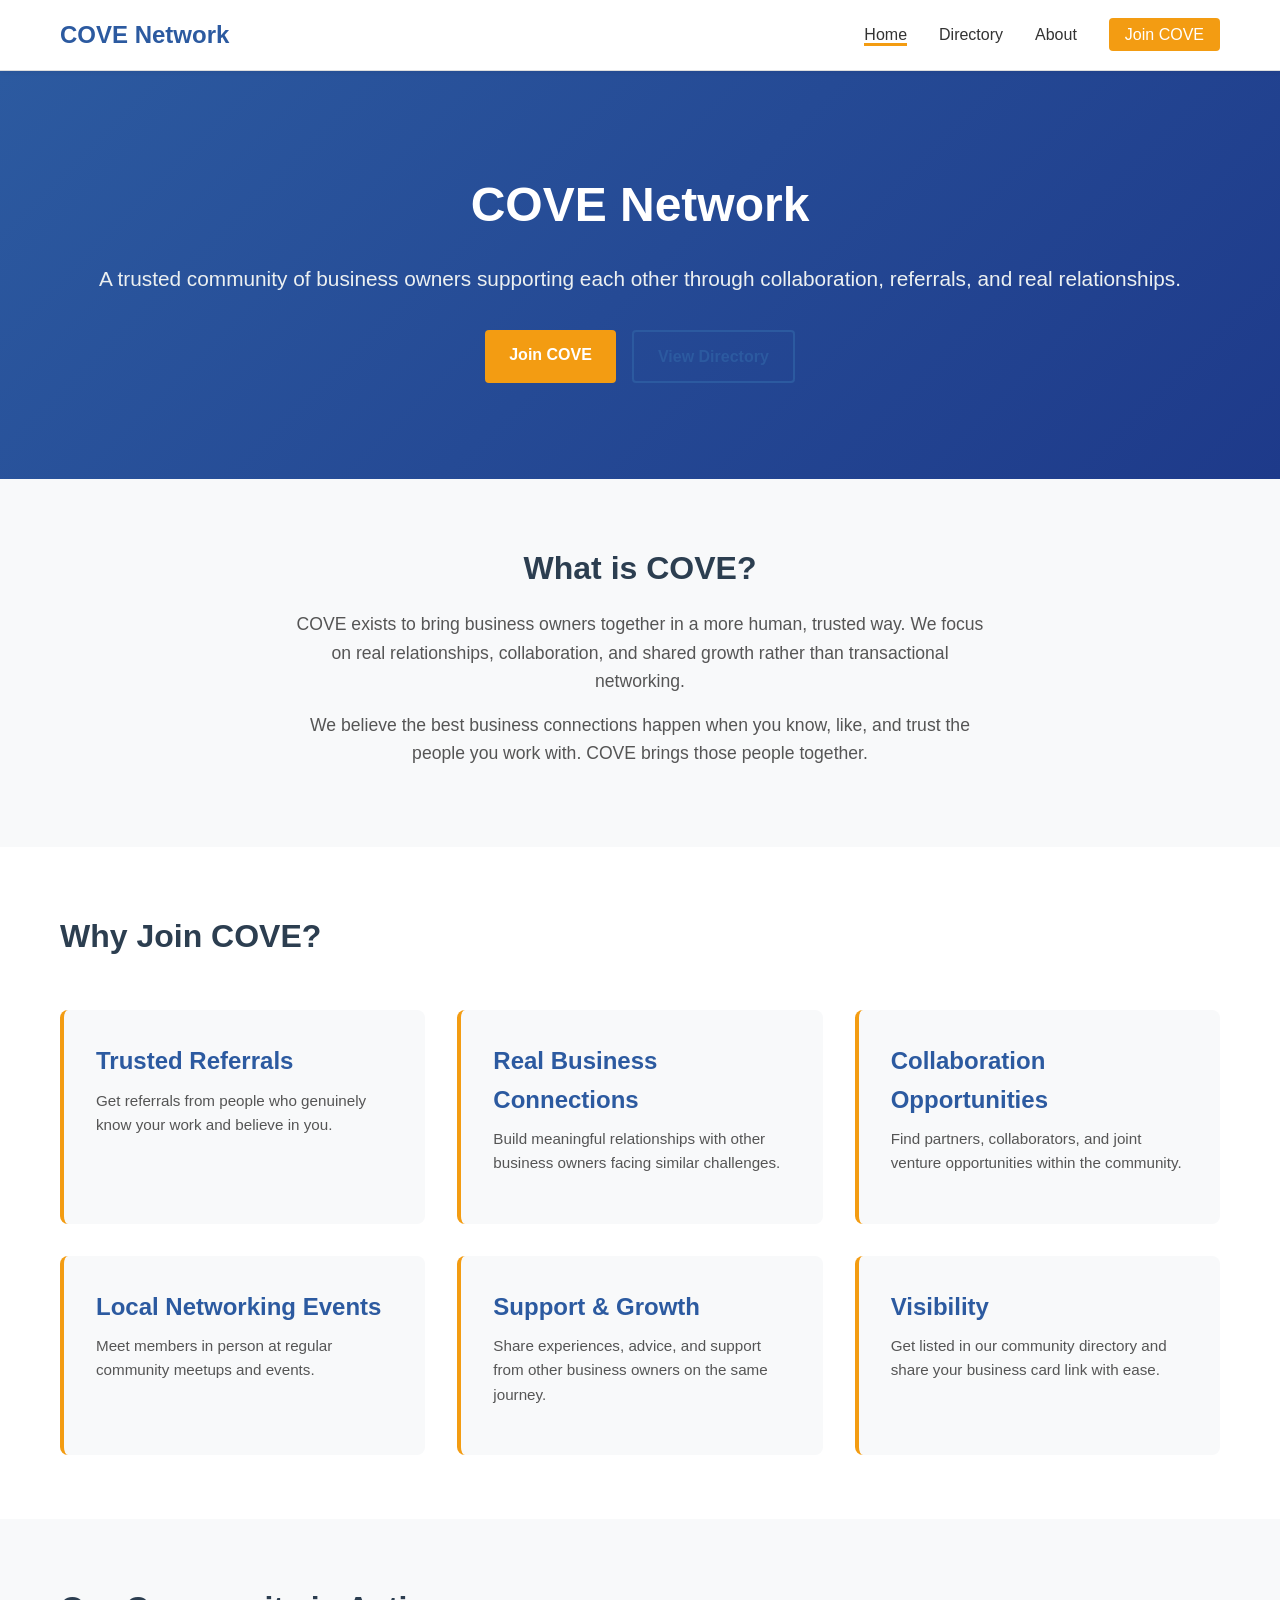
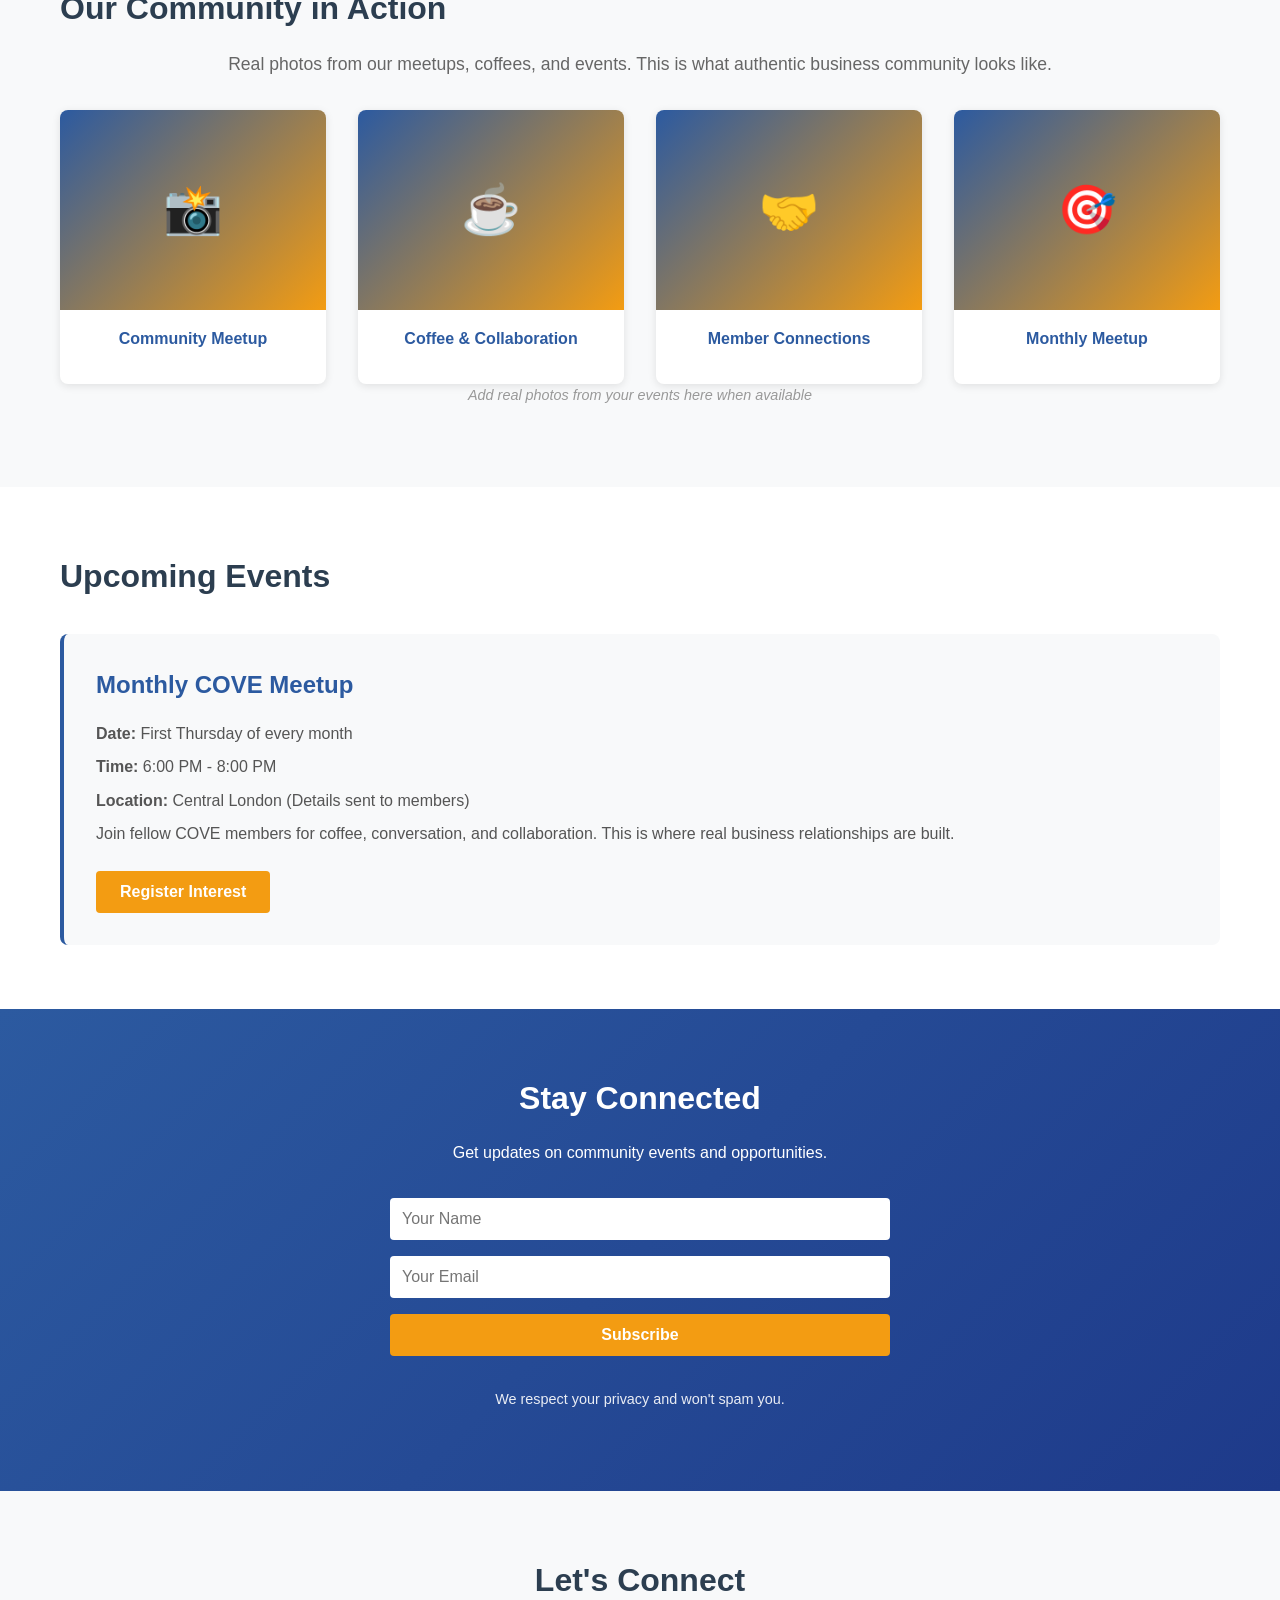
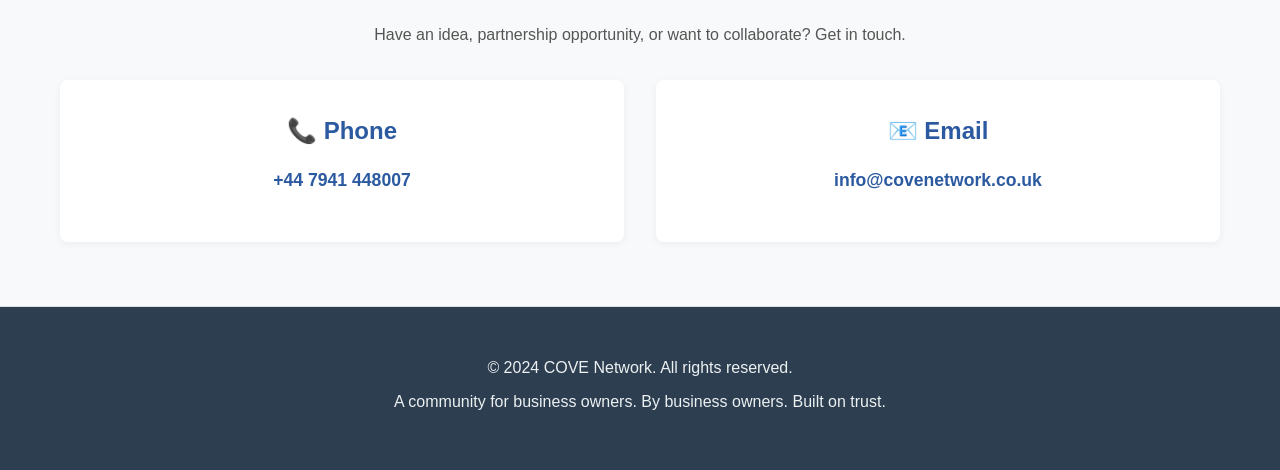
<file: index.html>
<!DOCTYPE html>
<html lang="en">
<head>
    <meta charset="UTF-8">
    <meta name="viewport" content="width=device-width, initial-scale=1.0">
    <title>COVE Network - A Trusted Community of Business Owners</title>
    <link rel="stylesheet" href="styles.css">
</head>
<body>
    <!-- Navigation -->
    <nav class="navbar">
        <div class="container">
            <div class="logo">COVE Network</div>
            <ul class="nav-links">
                <li><a href="index.html">Home</a></li>
                <li><a href="directory.html">Directory</a></li>
                <li><a href="about.html">About</a></li>
                <li><a href="join.html" class="cta-btn">Join COVE</a></li>
            </ul>
        </div>
    </nav>

    <!-- Hero Section -->
    <section class="hero">
        <div class="hero-content">
            <h1>COVE Network</h1>
            <p class="tagline">A trusted community of business owners supporting each other through collaboration, referrals, and real relationships.</p>
            <div class="hero-buttons">
                <a href="join.html" class="btn btn-primary">Join COVE</a>
                <a href="directory.html" class="btn btn-secondary">View Directory</a>
            </div>
        </div>
    </section>

    <!-- About / Purpose Section -->
    <section class="purpose">
        <div class="container">
            <h2>What is COVE?</h2>
            <p>COVE exists to bring business owners together in a more human, trusted way. We focus on real relationships, collaboration, and shared growth rather than transactional networking.</p>
            <p>We believe the best business connections happen when you know, like, and trust the people you work with. COVE brings those people together.</p>
        </div>
    </section>

    <!-- Why Join Section -->
    <section class="why-join">
        <div class="container">
            <h2>Why Join COVE?</h2>
            <div class="benefits-grid">
                <div class="benefit-card">
                    <h3>Trusted Referrals</h3>
                    <p>Get referrals from people who genuinely know your work and believe in you.</p>
                </div>
                <div class="benefit-card">
                    <h3>Real Business Connections</h3>
                    <p>Build meaningful relationships with other business owners facing similar challenges.</p>
                </div>
                <div class="benefit-card">
                    <h3>Collaboration Opportunities</h3>
                    <p>Find partners, collaborators, and joint venture opportunities within the community.</p>
                </div>
                <div class="benefit-card">
                    <h3>Local Networking Events</h3>
                    <p>Meet members in person at regular community meetups and events.</p>
                </div>
                <div class="benefit-card">
                    <h3>Support & Growth</h3>
                    <p>Share experiences, advice, and support from other business owners on the same journey.</p>
                </div>
                <div class="benefit-card">
                    <h3>Visibility</h3>
                    <p>Get listed in our community directory and share your business card link with ease.</p>
                </div>
            </div>
        </div>
    </section>

    <!-- Community Section -->
    <section class="community">
        <div class="container">
            <h2>Our Community in Action</h2>
            <p class="section-intro">Real photos from our meetups, coffees, and events. This is what authentic business community looks like.</p>
            <div class="community-gallery">
                <div class="gallery-item">
                    <div class="placeholder-image">📸</div>
                    <p>Community Meetup</p>
                </div>
                <div class="gallery-item">
                    <div class="placeholder-image">☕</div>
                    <p>Coffee & Collaboration</p>
                </div>
                <div class="gallery-item">
                    <div class="placeholder-image">🤝</div>
                    <p>Member Connections</p>
                </div>
                <div class="gallery-item">
                    <div class="placeholder-image">🎯</div>
                    <p>Monthly Meetup</p>
                </div>
            </div>
            <p class="gallery-note"><em>Add real photos from your events here when available</em></p>
        </div>
    </section>

    <!-- Upcoming Events Section -->
    <section class="upcoming-events">
        <div class="container">
            <h2>Upcoming Events</h2>
            <div class="event-card">
                <h3>Monthly COVE Meetup</h3>
                <p><strong>Date:</strong> First Thursday of every month</p>
                <p><strong>Time:</strong> 6:00 PM - 8:00 PM</p>
                <p><strong>Location:</strong> Central London (Details sent to members)</p>
                <p>Join fellow COVE members for coffee, conversation, and collaboration. This is where real business relationships are built.</p>
                <button class="btn btn-primary" onclick="scrollToEmailSection()">Register Interest</button>
            </div>
        </div>
    </section>

    <!-- Email Subscription Section -->
    <section class="email-subscription" id="email-section">
        <div class="container">
            <h2>Stay Connected</h2>
            <p>Get updates on community events and opportunities.</p>
            <form class="subscription-form" id="emailForm">
                <input type="text" placeholder="Your Name" required>
                <input type="email" placeholder="Your Email" required>
                <button type="submit" class="btn btn-primary">Subscribe</button>
            </form>
            <p class="form-note">We respect your privacy and won't spam you.</p>
        </div>
    </section>

    <!-- Contact Section -->
    <section class="contact">
        <div class="container">
            <h2>Let's Connect</h2>
            <p>Have an idea, partnership opportunity, or want to collaborate? Get in touch.</p>
            <div class="contact-info">
                <div class="contact-item">
                    <h3>📞 Phone</h3>
                    <p><a href="tel:+447941448007">+44 7941 448007</a></p>
                </div>
                <div class="contact-item">
                    <h3>📧 Email</h3>
                    <p><a href="mailto:info@covenetwork.co.uk">info@covenetwork.co.uk</a></p>
                </div>
            </div>
        </div>
    </section>

    <!-- Footer -->
    <footer class="footer">
        <div class="container">
            <p>&copy; 2024 COVE Network. All rights reserved.</p>
            <p>A community for business owners. By business owners. Built on trust.</p>
        </div>
    </footer>

    <script src="script.js"></script>
</body>
</html>
</file>
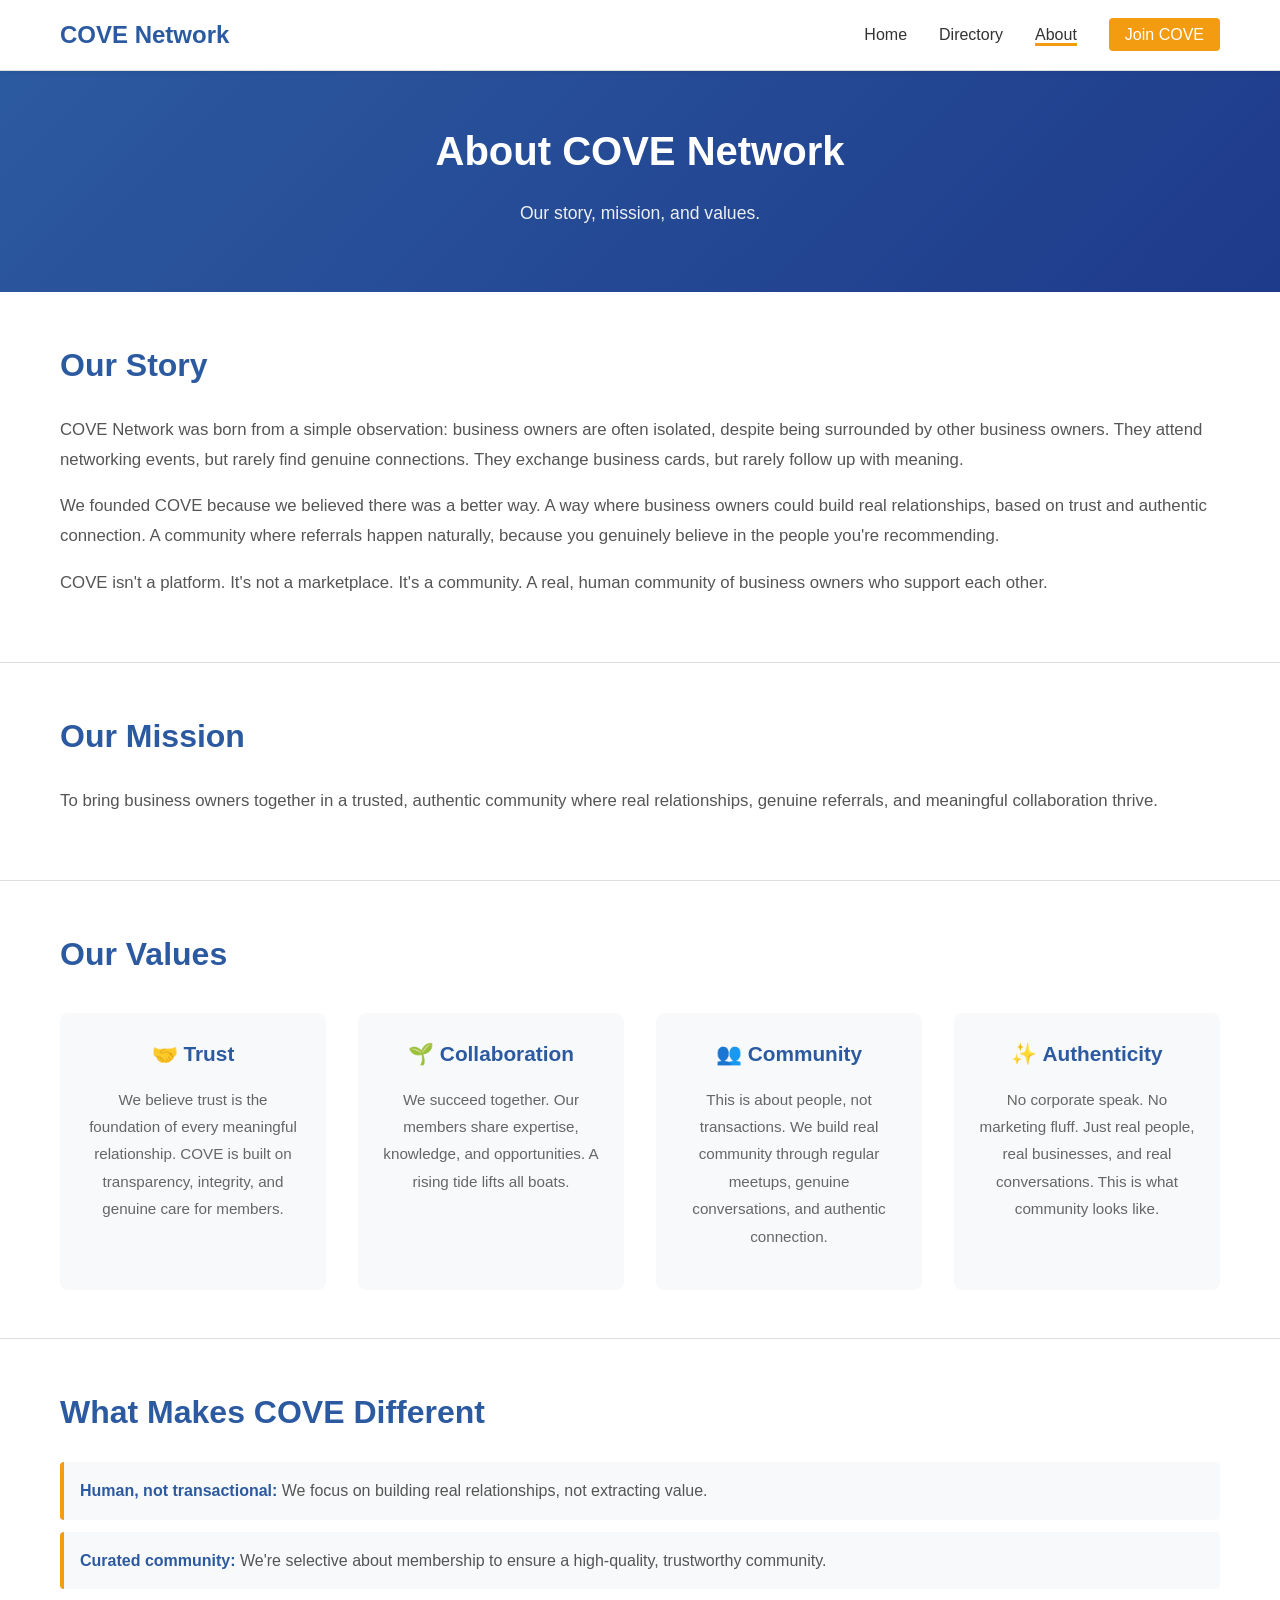
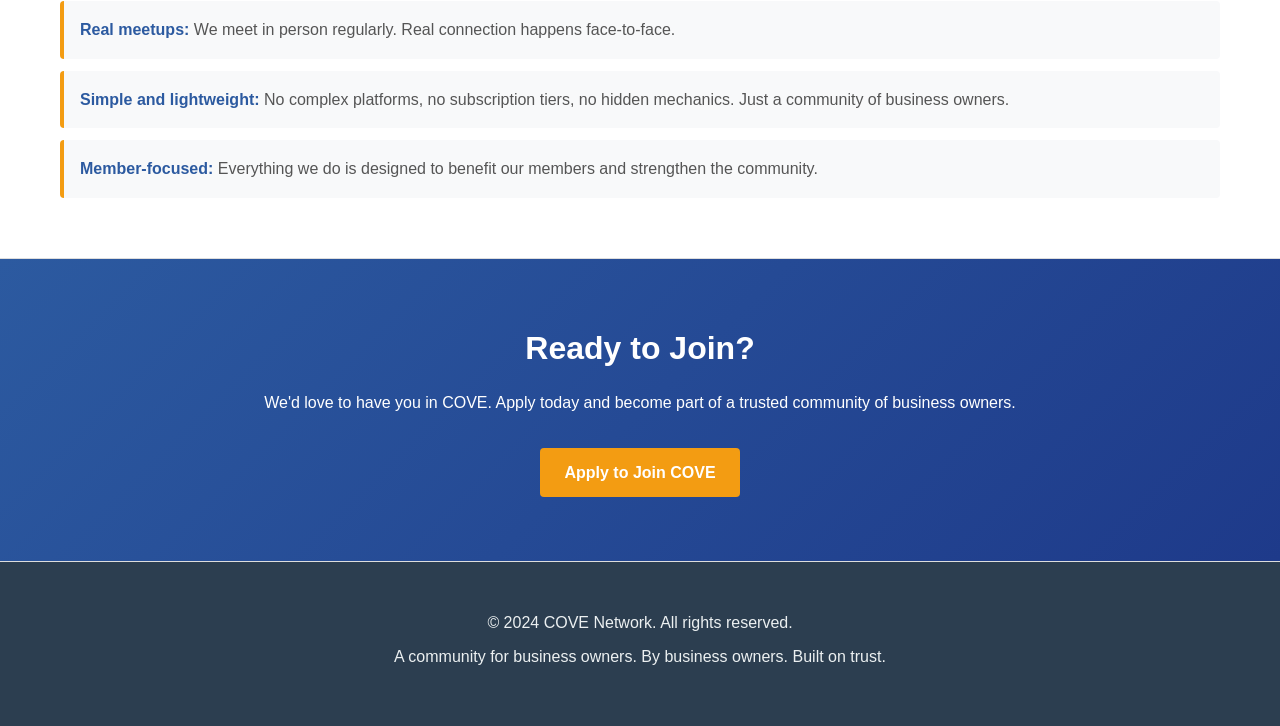
<file: about.html>
<!DOCTYPE html>
<html lang="en">
<head>
    <meta charset="UTF-8">
    <meta name="viewport" content="width=device-width, initial-scale=1.0">
    <title>About COVE Network - Our Story & Mission</title>
    <link rel="stylesheet" href="styles.css">
</head>
<body>
    <!-- Navigation -->
    <nav class="navbar">
        <div class="container">
            <div class="logo">COVE Network</div>
            <ul class="nav-links">
                <li><a href="index.html">Home</a></li>
                <li><a href="directory.html">Directory</a></li>
                <li><a href="about.html">About</a></li>
                <li><a href="join.html" class="cta-btn">Join COVE</a></li>
            </ul>
        </div>
    </nav>

    <!-- Page Header -->
    <section class="page-header">
        <div class="container">
            <h1>About COVE Network</h1>
            <p>Our story, mission, and values.</p>
        </div>
    </section>

    <!-- Our Story -->
    <section class="about-section">
        <div class="container">
            <h2>Our Story</h2>
            <p>COVE Network was born from a simple observation: business owners are often isolated, despite being surrounded by other business owners. They attend networking events, but rarely find genuine connections. They exchange business cards, but rarely follow up with meaning.</p>
            
            <p>We founded COVE because we believed there was a better way. A way where business owners could build real relationships, based on trust and authentic connection. A community where referrals happen naturally, because you genuinely believe in the people you're recommending.</p>

            <p>COVE isn't a platform. It's not a marketplace. It's a community. A real, human community of business owners who support each other.</p>
        </div>
    </section>

    <!-- Mission -->
    <section class="about-section">
        <div class="container">
            <h2>Our Mission</h2>
            <p>To bring business owners together in a trusted, authentic community where real relationships, genuine referrals, and meaningful collaboration thrive.</p>
        </div>
    </section>

    <!-- Values -->
    <section class="about-section">
        <div class="container">
            <h2>Our Values</h2>
            <div class="values-grid">
                <div class="value-card">
                    <h3>🤝 Trust</h3>
                    <p>We believe trust is the foundation of every meaningful relationship. COVE is built on transparency, integrity, and genuine care for members.</p>
                </div>
                <div class="value-card">
                    <h3>🌱 Collaboration</h3>
                    <p>We succeed together. Our members share expertise, knowledge, and opportunities. A rising tide lifts all boats.</p>
                </div>
                <div class="value-card">
                    <h3>👥 Community</h3>
                    <p>This is about people, not transactions. We build real community through regular meetups, genuine conversations, and authentic connection.</p>
                </div>
                <div class="value-card">
                    <h3>✨ Authenticity</h3>
                    <p>No corporate speak. No marketing fluff. Just real people, real businesses, and real conversations. This is what community looks like.</p>
                </div>
            </div>
        </div>
    </section>

    <!-- What Makes Us Different -->
    <section class="about-section">
        <div class="container">
            <h2>What Makes COVE Different</h2>
            <ul class="difference-list">
                <li><strong>Human, not transactional:</strong> We focus on building real relationships, not extracting value.</li>
                <li><strong>Curated community:</strong> We're selective about membership to ensure a high-quality, trustworthy community.</li>
                <li><strong>Real meetups:</strong> We meet in person regularly. Real connection happens face-to-face.</li>
                <li><strong>Simple and lightweight:</strong> No complex platforms, no subscription tiers, no hidden mechanics. Just a community of business owners.</li>
                <li><strong>Member-focused:</strong> Everything we do is designed to benefit our members and strengthen the community.</li>
            </ul>
        </div>
    </section>

    <!-- Call to Action -->
    <section class="cta-section">
        <div class="container">
            <h2>Ready to Join?</h2>
            <p>We'd love to have you in COVE. Apply today and become part of a trusted community of business owners.</p>
            <a href="join.html" class="btn btn-primary">Apply to Join COVE</a>
        </div>
    </section>

    <!-- Footer -->
    <footer class="footer">
        <div class="container">
            <p>&copy; 2024 COVE Network. All rights reserved.</p>
            <p>A community for business owners. By business owners. Built on trust.</p>
        </div>
    </footer>

    <script src="script.js"></script>
</body>
</html>
</file>
<file: styles.css>
/* ===== Global Styles ===== */
:root {
    --primary-color: #2c5aa0;
    --secondary-color: #f39c12;
    --dark-color: #2c3e50;
    --light-color: #ecf0f1;
    --text-color: #333;
    --border-color: #ddd;
    --success-color: #27ae60;
}

* {
    margin: 0;
    padding: 0;
    box-sizing: border-box;
}

html {
    scroll-behavior: smooth;
}

body {
    font-family: -apple-system, BlinkMacSystemFont, 'Segoe UI', Roboto, 'Helvetica Neue', Arial, sans-serif;
    color: var(--text-color);
    line-height: 1.6;
    background-color: #fff;
}

.container {
    max-width: 1200px;
    margin: 0 auto;
    padding: 0 20px;
}

/* ===== Typography ===== */
h1, h2, h3, h4, h5, h6 {
    font-weight: 600;
    margin-bottom: 1rem;
    color: var(--dark-color);
}

h1 {
    font-size: 2.5rem;
}

h2 {
    font-size: 2rem;
}

h3 {
    font-size: 1.5rem;
}

p {
    margin-bottom: 1rem;
    color: #555;
}

a {
    color: var(--primary-color);
    text-decoration: none;
    transition: color 0.3s ease;
}

a:hover {
    color: var(--secondary-color);
}

/* ===== Navigation ===== */
.navbar {
    background-color: #fff;
    border-bottom: 1px solid var(--border-color);
    padding: 1rem 0;
    position: sticky;
    top: 0;
    z-index: 100;
    box-shadow: 0 2px 4px rgba(0, 0, 0, 0.05);
}

.navbar .container {
    display: flex;
    justify-content: space-between;
    align-items: center;
}

.logo {
    font-size: 1.5rem;
    font-weight: 700;
    color: var(--primary-color);
}

.nav-links {
    list-style: none;
    display: flex;
    gap: 2rem;
    align-items: center;
}

.nav-links a {
    color: var(--text-color);
    font-weight: 500;
    transition: color 0.3s ease;
}

.nav-links a:hover {
    color: var(--primary-color);
}

.nav-links .cta-btn {
    background-color: var(--secondary-color);
    color: #fff;
    padding: 0.5rem 1rem;
    border-radius: 4px;
    transition: background-color 0.3s ease;
}

.nav-links .cta-btn:hover {
    background-color: #e67e22;
    color: #fff;
}

/* ===== Hero Section ===== */
.hero {
    background: linear-gradient(135deg, var(--primary-color) 0%, #1e3a8a 100%);
    color: #fff;
    padding: 6rem 0;
    text-align: center;
}

.hero-content h1 {
    color: #fff;
    font-size: 3rem;
    margin-bottom: 1rem;
}

.tagline {
    font-size: 1.3rem;
    margin-bottom: 2rem;
    color: #ecf0f1;
    line-height: 1.8;
}

.hero-buttons {
    display: flex;
    gap: 1rem;
    justify-content: center;
    flex-wrap: wrap;
}

/* ===== Buttons ===== */
.btn {
    padding: 0.75rem 1.5rem;
    border: none;
    border-radius: 4px;
    font-size: 1rem;
    cursor: pointer;
    transition: all 0.3s ease;
    text-decoration: none;
    display: inline-block;
    font-weight: 600;
}

.btn-primary {
    background-color: var(--secondary-color);
    color: #fff;
}

.btn-primary:hover {
    background-color: #e67e22;
    transform: translateY(-2px);
    box-shadow: 0 4px 12px rgba(243, 156, 18, 0.3);
}

.btn-secondary {
    background-color: transparent;
    color: var(--primary-color);
    border: 2px solid var(--primary-color);
}

.btn-secondary:hover {
    background-color: var(--primary-color);
    color: #fff;
}

/* ===== Sections ===== */
section {
    padding: 4rem 0;
}

.purpose {
    background-color: #f8f9fa;
    text-align: center;
}

.purpose h2,
.purpose p {
    color: var(--dark-color);
}

.purpose p {
    font-size: 1.1rem;
    color: #555;
    max-width: 700px;
    margin-left: auto;
    margin-right: auto;
}

/* ===== Benefits Grid ===== */
.why-join {
    background-color: #fff;
}

.benefits-grid {
    display: grid;
    grid-template-columns: repeat(auto-fit, minmax(280px, 1fr));
    gap: 2rem;
    margin-top: 3rem;
}

.benefit-card {
    background-color: #f8f9fa;
    padding: 2rem;
    border-radius: 8px;
    border-left: 4px solid var(--secondary-color);
    transition: transform 0.3s ease, box-shadow 0.3s ease;
}

.benefit-card:hover {
    transform: translateY(-5px);
    box-shadow: 0 8px 20px rgba(0, 0, 0, 0.1);
}

.benefit-card h3 {
    color: var(--primary-color);
    margin-bottom: 0.5rem;
}

.benefit-card p {
    font-size: 0.95rem;
}

/* ===== Community Section ===== */
.community {
    background-color: #f8f9fa;
}

.section-intro {
    text-align: center;
    font-size: 1.1rem;
    color: #666;
    margin-bottom: 2rem;
}

.community-gallery {
    display: grid;
    grid-template-columns: repeat(auto-fit, minmax(200px, 1fr));
    gap: 2rem;
    margin-top: 2rem;
}

.gallery-item {
    background-color: #fff;
    border-radius: 8px;
    overflow: hidden;
    text-align: center;
    box-shadow: 0 2px 8px rgba(0, 0, 0, 0.1);
    transition: transform 0.3s ease;
}

.gallery-item:hover {
    transform: translateY(-5px);
}

.placeholder-image {
    background: linear-gradient(135deg, var(--primary-color) 0%, var(--secondary-color) 100%);
    color: #fff;
    font-size: 3rem;
    padding: 2rem;
    display: flex;
    align-items: center;
    justify-content: center;
    min-height: 200px;
}

.gallery-item p {
    padding: 1rem;
    font-weight: 600;
    color: var(--primary-color);
}

.gallery-note {
    text-align: center;
    color: #999;
    font-size: 0.9rem;
}

/* ===== Events Section ===== */
.upcoming-events {
    background-color: #fff;
}

.event-card {
    background-color: #f8f9fa;
    padding: 2rem;
    border-radius: 8px;
    border-left: 4px solid var(--primary-color);
    margin-top: 2rem;
}

.event-card h3 {
    color: var(--primary-color);
    margin-bottom: 1rem;
}

.event-card p {
    margin-bottom: 0.5rem;
}

.event-card button {
    margin-top: 1rem;
}

/* ===== Email Subscription Section ===== */
.email-subscription {
    background: linear-gradient(135deg, var(--primary-color) 0%, #1e3a8a 100%);
    color: #fff;
    text-align: center;
}

.email-subscription h2,
.email-subscription p {
    color: #fff;
}

.subscription-form {
    display: flex;
    flex-direction: column;
    gap: 1rem;
    max-width: 500px;
    margin: 2rem auto;
}

.subscription-form input {
    padding: 0.75rem;
    border: none;
    border-radius: 4px;
    font-size: 1rem;
}

.form-note {
    font-size: 0.9rem;
    opacity: 0.9;
}

/* ===== Contact Section ===== */
.contact {
    background-color: #f8f9fa;
}

.contact h2,
.contact > .container > p {
    text-align: center;
}

.contact-info {
    display: grid;
    grid-template-columns: repeat(auto-fit, minmax(200px, 1fr));
    gap: 2rem;
    margin-top: 2rem;
}

.contact-item {
    background-color: #fff;
    padding: 2rem;
    border-radius: 8px;
    text-align: center;
    box-shadow: 0 2px 8px rgba(0, 0, 0, 0.05);
}

.contact-item h3 {
    color: var(--primary-color);
    margin-bottom: 1rem;
}

.contact-item a {
    font-size: 1.1rem;
    font-weight: 600;
}

/* ===== Page Header ===== */
.page-header {
    background: linear-gradient(135deg, var(--primary-color) 0%, #1e3a8a 100%);
    color: #fff;
    padding: 3rem 0;
    text-align: center;
}

.page-header h1 {
    color: #fff;
    font-size: 2.5rem;
}

.page-header p {
    color: #ecf0f1;
    font-size: 1.1rem;
}

/* ===== Directory Page ===== */
.directory-search {
    background-color: #f8f9fa;
    padding: 2rem 0;
}

.search-wrapper {
    margin-bottom: 1.5rem;
}

.search-box {
    width: 100%;
    padding: 0.75rem;
    font-size: 1rem;
    border: 2px solid var(--border-color);
    border-radius: 4px;
    transition: border-color 0.3s ease;
}

.search-box:focus {
    outline: none;
    border-color: var(--primary-color);
}

.filter-wrapper {
    display: flex;
    align-items: center;
    gap: 1rem;
    flex-wrap: wrap;
}

.filter-select {
    padding: 0.5rem;
    border: 2px solid var(--border-color);
    border-radius: 4px;
    cursor: pointer;
}

.member-count {
    text-align: center;
    color: #666;
    margin-top: 1rem;
}

/* ===== Directory Grid ===== */
.directory-grid {
    padding: 3rem 0;
}

.members-container {
    display: grid;
    grid-template-columns: repeat(auto-fill, minmax(300px, 1fr));
    gap: 2rem;
}

.member-card {
    background-color: #fff;
    border: 1px solid var(--border-color);
    border-radius: 8px;
    padding: 1.5rem;
    transition: all 0.3s ease;
    display: flex;
    flex-direction: column;
}

.member-card:hover {
    box-shadow: 0 8px 20px rgba(0, 0, 0, 0.1);
    transform: translateY(-5px);
}

.member-header h3 {
    color: var(--primary-color);
    margin-bottom: 0.3rem;
}

.member-person {
    color: #888;
    font-size: 0.95rem;
    margin-bottom: 0.5rem;
}

.member-industry {
    color: var(--secondary-color);
    margin-bottom: 1rem;
}

.member-description {
    flex-grow: 1;
    color: #666;
    font-size: 0.95rem;
    margin-bottom: 1rem;
}

.member-location {
    color: #999;
    font-size: 0.9rem;
    margin-bottom: 1rem;
}

.member-actions {
    display: flex;
    flex-wrap: wrap;
    gap: 0.5rem;
}

.action-btn {
    padding: 0.5rem 0.75rem;
    font-size: 0.85rem;
    background-color: #f0f0f0;
    color: var(--primary-color);
    border-radius: 4px;
    transition: all 0.3s ease;
    flex: 1;
    text-align: center;
    min-width: 70px;
}

.action-btn:hover {
    background-color: var(--primary-color);
    color: #fff;
}

/* ===== Empty State ===== */
.empty-state {
    text-align: center;
    padding: 3rem 0;
    color: #999;
}

/* ===== Profile Page ===== */
.profile-section {
    padding: 2rem 0;
}

.back-link {
    color: var(--primary-color);
    margin-bottom: 2rem;
    display: inline-block;
    font-weight: 600;
}

.profile-card {
    background-color: #fff;
    border: 1px solid var(--border-color);
    border-radius: 8px;
    padding: 3rem;
    margin-bottom: 2rem;
}

.profile-header {
    border-bottom: 2px solid var(--border-color);
    padding-bottom: 2rem;
    margin-bottom: 2rem;
}

.profile-header h1 {
    color: var(--primary-color);
    margin-bottom: 0.5rem;
}

.profile-person {
    color: #888;
    font-size: 1.1rem;
    margin-bottom: 0.5rem;
}

.profile-industry {
    color: var(--secondary-color);
    font-size: 1rem;
}

.profile-content {
    display: grid;
    grid-template-columns: 2fr 1fr;
    gap: 3rem;
}

.profile-main h3,
.profile-sidebar h3 {
    color: var(--primary-color);
    margin-bottom: 1rem;
    margin-top: 1.5rem;
}

.profile-main h3:first-child,
.profile-sidebar h3:first-child {
    margin-top: 0;
}

.contact-links {
    display: flex;
    flex-direction: column;
    gap: 0.75rem;
}

.contact-link {
    padding: 0.75rem;
    background-color: #f0f0f0;
    border-radius: 4px;
    text-align: center;
    transition: all 0.3s ease;
    color: var(--primary-color);
    font-weight: 600;
}

.contact-link:hover {
    background-color: var(--primary-color);
    color: #fff;
}

.member-badge {
    background-color: var(--success-color);
    color: #fff;
    padding: 1rem;
    border-radius: 4px;
    text-align: center;
    margin-top: 1rem;
}

.member-badge p {
    color: #fff;
    margin: 0;
    font-weight: 600;
}

/* ===== Join Form ===== */
.join-section {
    padding: 3rem 0;
}

.form-wrapper {
    max-width: 600px;
    margin: 0 auto;
    background-color: #f8f9fa;
    padding: 2rem;
    border-radius: 8px;
}

.form-wrapper h2 {
    color: var(--primary-color);
}

.form-wrapper > p {
    color: #666;
    margin-bottom: 2rem;
}

.join-form {
    display: flex;
    flex-direction: column;
    gap: 1.5rem;
}

.form-group {
    display: flex;
    flex-direction: column;
}

.form-group label {
    font-weight: 600;
    color: var(--dark-color);
    margin-bottom: 0.5rem;
}

.form-group input,
.form-group select,
.form-group textarea {
    padding: 0.75rem;
    border: 2px solid var(--border-color);
    border-radius: 4px;
    font-size: 1rem;
    font-family: inherit;
    transition: border-color 0.3s ease;
}

.form-group input:focus,
.form-group select:focus,
.form-group textarea:focus {
    outline: none;
    border-color: var(--primary-color);
}

.form-group button {
    margin-top: 1rem;
}

.success-message {
    background-color: var(--success-color);
    color: #fff;
    padding: 2rem;
    border-radius: 8px;
    text-align: center;
}

.success-message h3 {
    color: #fff;
    margin-bottom: 1rem;
}

.success-message p {
    color: #fff;
    margin-bottom: 1rem;
}

.success-message a {
    color: #fff;
    font-weight: 600;
    margin-top: 1rem;
    display: inline-block;
}

/* ===== About Page ===== */
.about-section {
    padding: 3rem 0;
    border-bottom: 1px solid var(--border-color);
}

.about-section:last-of-type {
    border-bottom: none;
}

.about-section h2 {
    color: var(--primary-color);
    margin-bottom: 1.5rem;
}

.about-section p {
    line-height: 1.8;
    color: #555;
    margin-bottom: 1rem;
    font-size: 1.05rem;
}

.values-grid {
    display: grid;
    grid-template-columns: repeat(auto-fit, minmax(250px, 1fr));
    gap: 2rem;
    margin-top: 2rem;
}

.value-card {
    background-color: #f8f9fa;
    padding: 1.5rem;
    border-radius: 8px;
    text-align: center;
}

.value-card h3 {
    color: var(--primary-color);
    margin-bottom: 1rem;
    font-size: 1.3rem;
}

.value-card p {
    color: #666;
    font-size: 0.95rem;
}

.difference-list {
    list-style: none;
    margin-top: 1.5rem;
}

.difference-list li {
    padding: 1rem;
    margin-bottom: 0.75rem;
    background-color: #f8f9fa;
    border-left: 4px solid var(--secondary-color);
    border-radius: 4px;
    color: #555;
}

.difference-list strong {
    color: var(--primary-color);
}

/* ===== CTA Section ===== */
.cta-section {
    background: linear-gradient(135deg, var(--primary-color) 0%, #1e3a8a 100%);
    color: #fff;
    text-align: center;
    padding: 4rem 0;
}

.cta-section h2,
.cta-section p {
    color: #fff;
}

.cta-section a {
    margin-top: 1rem;
}

/* ===== Footer ===== */
.footer {
    background-color: var(--dark-color);
    color: #ecf0f1;
    text-align: center;
    padding: 3rem 0;
    border-top: 1px solid var(--border-color);
}

.footer p {
    color: #ecf0f1;
    margin-bottom: 0.5rem;
}

/* ===== Responsive Design ===== */
@media (max-width: 768px) {
    .hero-content h1 {
        font-size: 2rem;
    }

    .tagline {
        font-size: 1.1rem;
    }

    .nav-links {
        flex-direction: column;
        gap: 1rem;
        width: 100%;
    }

    .navbar .container {
        flex-direction: column;
        gap: 1rem;
    }

    .hero-buttons {
        flex-direction: column;
    }

    .hero-buttons .btn {
        width: 100%;
    }

    .benefits-grid {
        grid-template-columns: 1fr;
    }

    .contact-info {
        grid-template-columns: 1fr;
    }

    .profile-content {
        grid-template-columns: 1fr;
    }

    .subscription-form {
        flex-direction: column;
    }

    .filter-wrapper {
        flex-direction: column;
        align-items: stretch;
    }

    .filter-select {
        width: 100%;
    }

    .member-actions {
        flex-direction: column;
    }

    .action-btn {
        flex: 1;
    }

    .profile-card {
        padding: 1.5rem;
    }

    h1 {
        font-size: 2rem;
    }

    h2 {
        font-size: 1.5rem;
    }

    h3 {
        font-size: 1.2rem;
    }

    .members-container {
        grid-template-columns: 1fr;
    }

    .values-grid {
        grid-template-columns: 1fr;
    }

    .community-gallery {
        grid-template-columns: repeat(auto-fit, minmax(150px, 1fr));
    }
}

@media (max-width: 480px) {
    .navbar .container {
        padding: 0 10px;
    }

    .nav-links {
        gap: 0.5rem;
    }

    .nav-links a {
        font-size: 0.9rem;
    }

    .logo {
        font-size: 1.2rem;
    }

    .hero {
        padding: 3rem 0;
    }

    .hero-content h1 {
        font-size: 1.5rem;
    }

    .tagline {
        font-size: 1rem;
    }

    section {
        padding: 2rem 0;
    }

    h1 {
        font-size: 1.5rem;
    }

    h2 {
        font-size: 1.3rem;
    }

    h3 {
        font-size: 1rem;
    }

    .form-wrapper {
        padding: 1rem;
    }

    .page-header {
        padding: 2rem 0;
    }

    .contact-links {
        gap: 0.5rem;
    }

    .contact-link {
        padding: 0.5rem;
        font-size: 0.9rem;
    }
}
</file>
